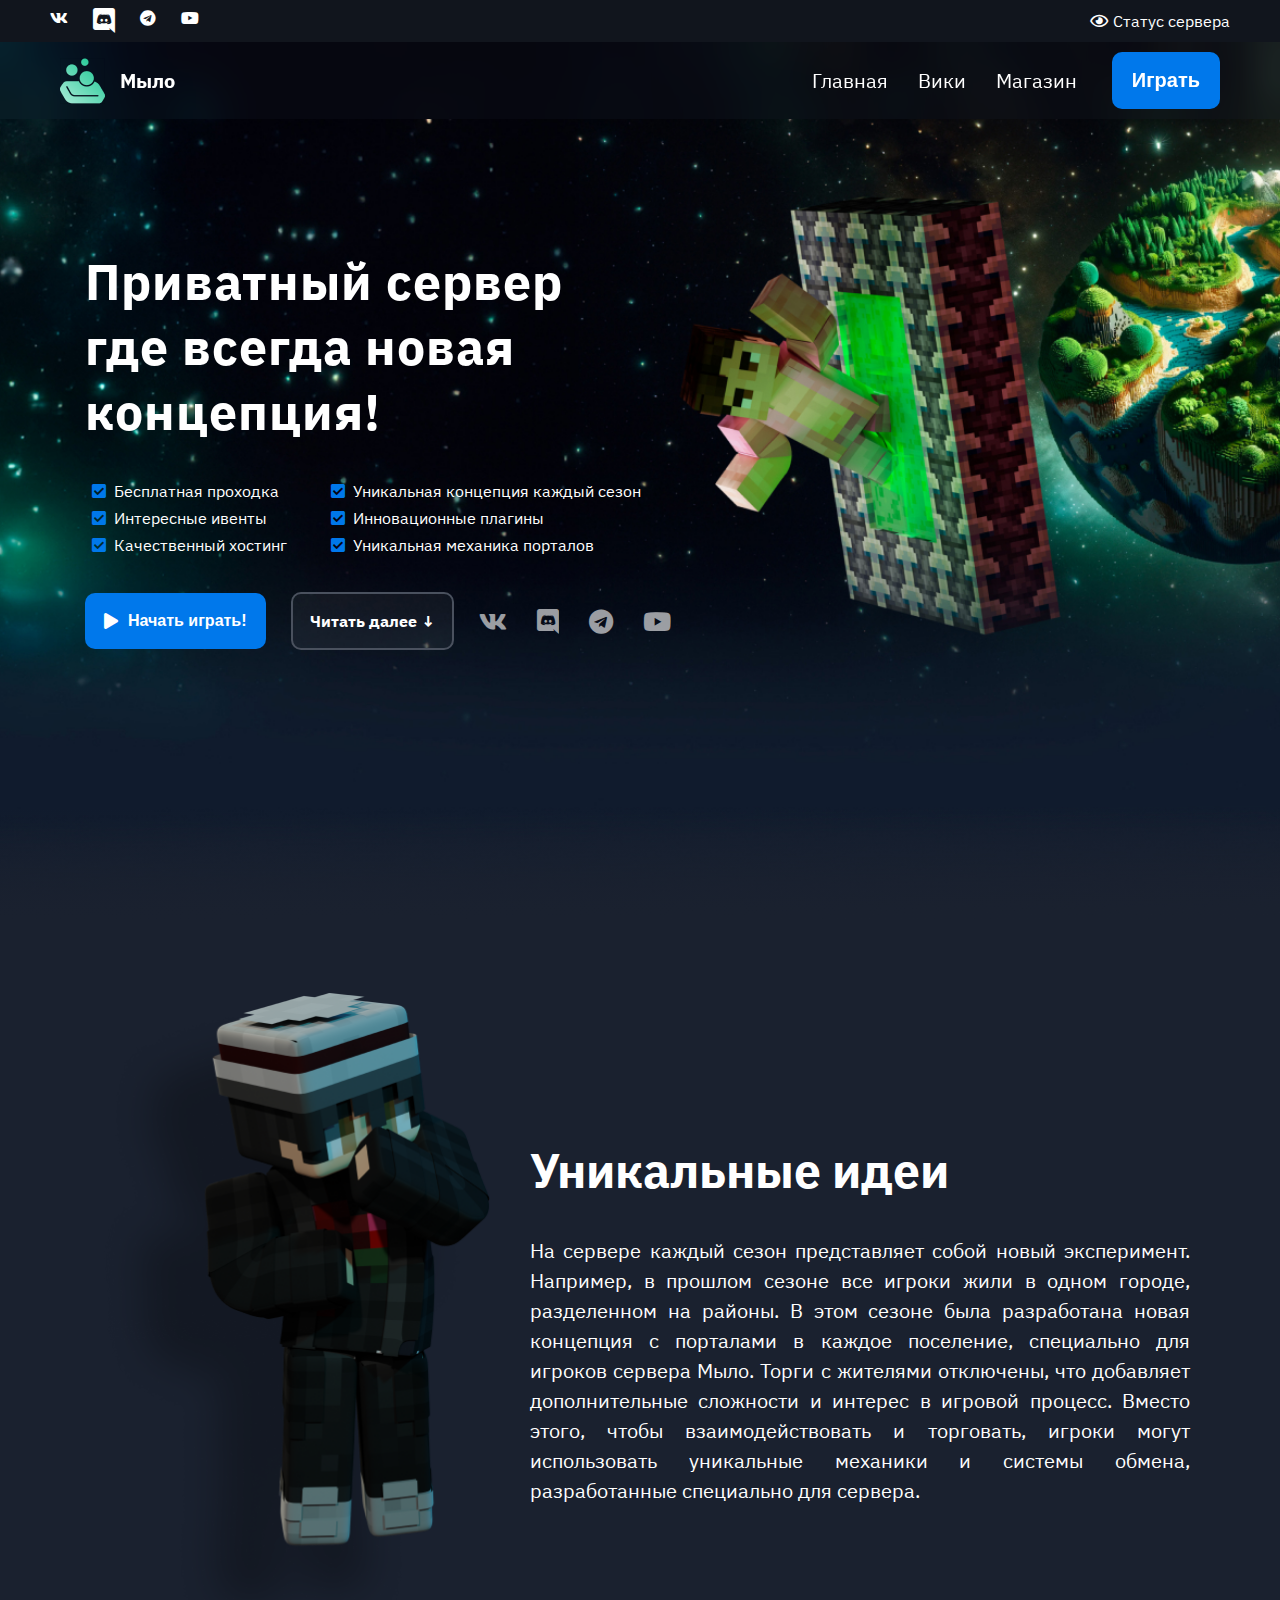
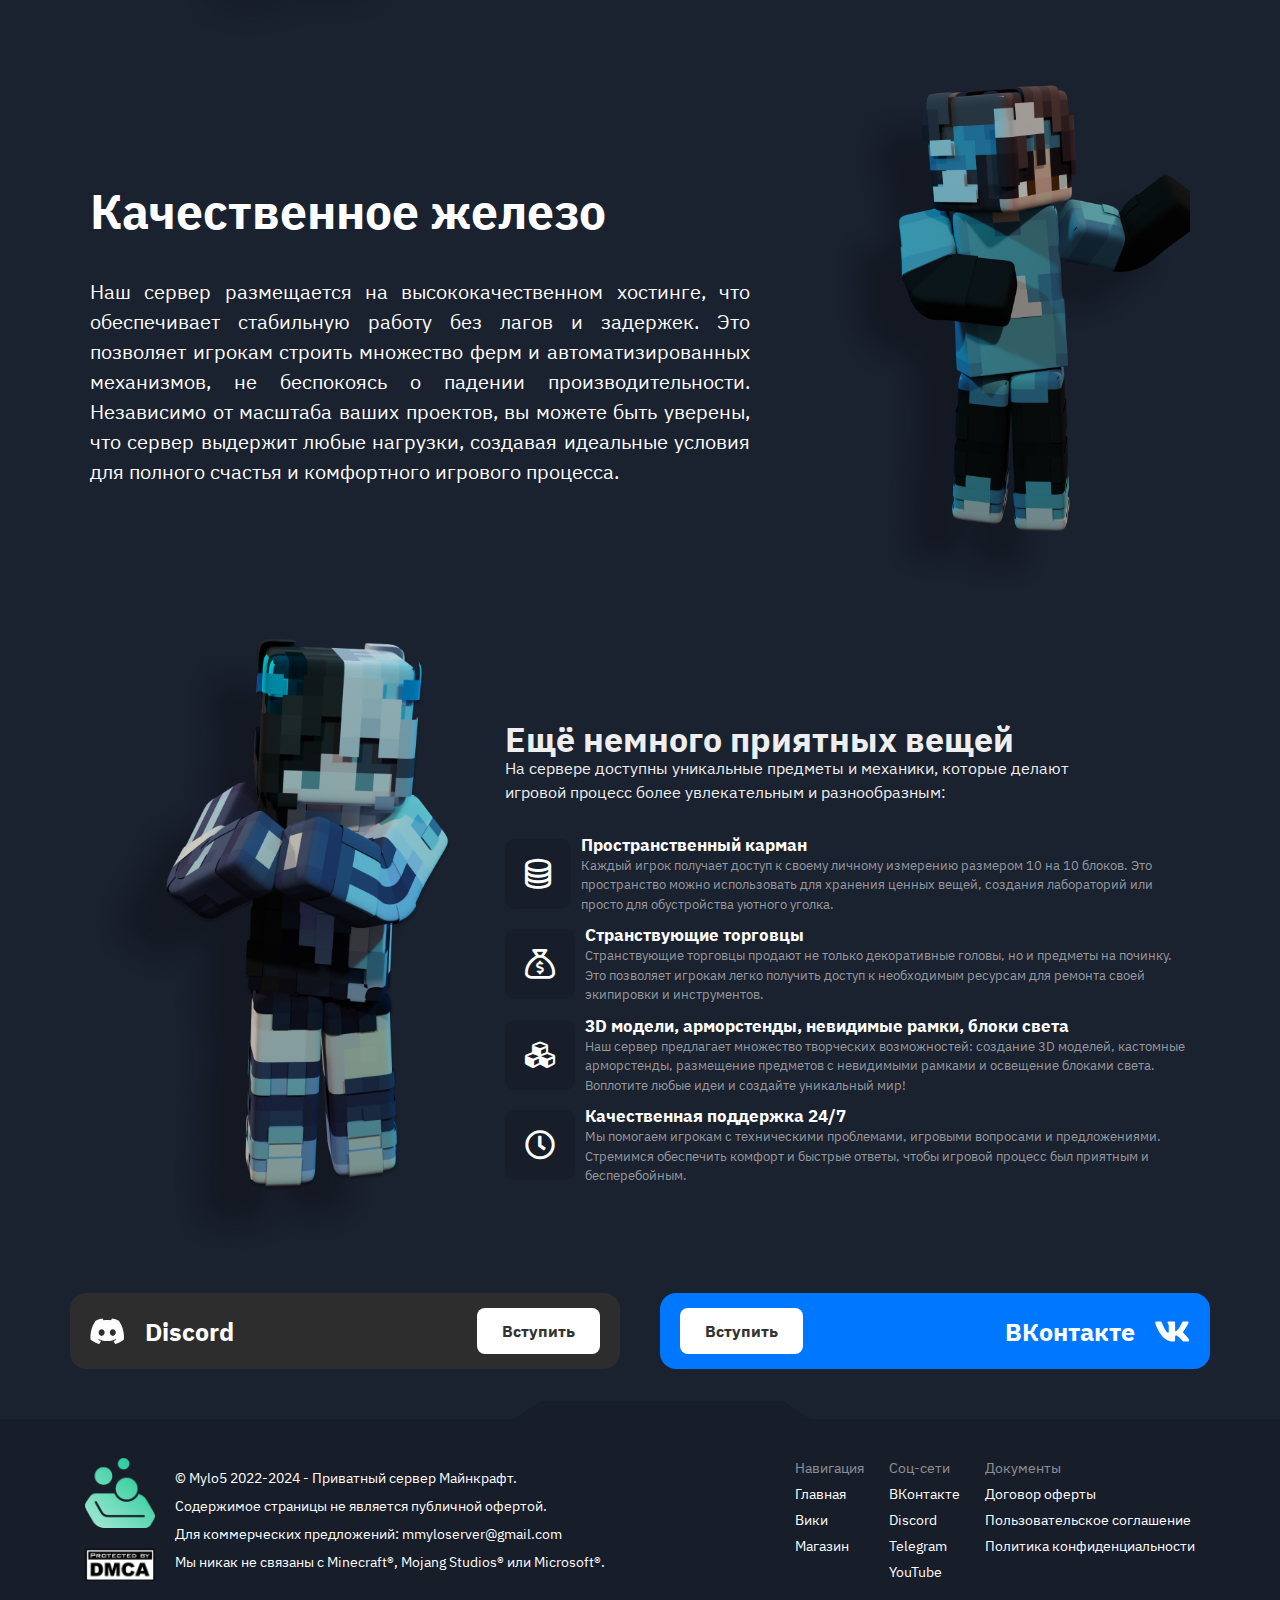
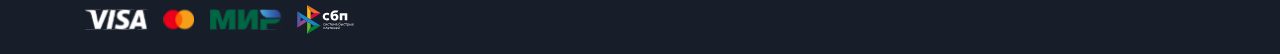
<file: index.html>
<!DOCTYPE html>
<html lang="ru">
	<head>
		<meta charset="UTF-8" />
		<meta name="viewport" content="width=device-width, initial-scale=1.0" />
		<title>Мыло - Приватный сервер Майнкрафт</title>
		<link rel="icon" href="./Favicon.png" sizes="75X75" type="image/png" />
		<link
			rel="stylesheet"
			href="https://cdnjs.cloudflare.com/ajax/libs/font-awesome/5.15.4/css/all.min.css"
		/>
		<link rel="stylesheet" href="./css/all.min.css" />
		<link rel="stylesheet" href="./css/style.css" />
		<link rel="stylesheet" href="./css/media.css" />
	</head>
	<body>
		<div class="top">
			<div class="top__icons">
				<a target="_blank" href="https://vk.com/mylo_original" class="top__link"
					><i class="fab fa-vk"></i
				></a>
				<a target="_blank" href="https://discord.gg/mylo" class="top__link"
					><i class="fab fa-discord"></i
				></a>
				<a target="_blank" href="https://t.me/Mylojh" class="top__link"
					><i class="fab fa-telegram"></i
				></a>
				<a
					target="_blank"
					href="https://www.youtube.com/@Mylozh"
					class="top__link"
					><i class="fab fa-youtube"></i
				></a>
			</div>
			<a href="" onclick="alert(`В разработке`)" class="top__status">
				<i class="far fa-eye"></i>
				<span>Статус cервера</span>
			</a>
		</div>
		<header class="header">
			<nav class="header__nav" id="myHeader">
				<a href="" class="nav__logo"
					><img src="./imgs/HeaderLogo.png" alt="" class="nav__img" /><span
						>Мыло</span
					></a
				>
				<button class="burger"><i class="fas fa-bars"></i></button>
				<ul class="nav__menu">
					<li><a href="" class="nav__link">Главная</a></li>
					<li><a href="./wiki" class="nav__link">Вики</a></li>
					<li>
						<a href="" onclick="alert(`В разработке`)" class="nav__link"
							>Магазин</a
						>
					</li>
					<button class="nav__play">Играть</button>
				</ul>
			</nav>
			<div class="container header__content">
				<h1 class="header__title">
					Приватный сервер где всегда новая концепция!
				</h1>
				<div class="header__two">
					<ul class="header__list">
						<li class="header__text">Бесплатная проходка</li>
						<li class="header__text">Интересные ивенты</li>
						<li class="header__text">Качественный хостинг</li>
					</ul>
					<ul class="header__list">
						<li class="header__text">Уникальная концепция каждый сезон</li>
						<li class="header__text">Инновационные плагины</li>
						<li class="header__text">Уникальная механика порталов</li>
					</ul>
				</div>
				<div class="header__links">
					<button class="header__play">
						<i class="fas fa-play"></i>Начать играть!
					</button>
					<a href="#main__read" class="header__read">Читать далее ↓</a>
					<div class="header__icons">
						<a
							target="_blank"
							href="https://vk.com/mylo_original"
							class="header__link"
							><i class="fab fa-vk"></i
						></a>
						<a
							target="_blank"
							href="https://discord.gg/mylo"
							class="header__link"
							><i class="fab fa-discord"></i
						></a>
						<a target="_blank" href="https://t.me/Mylojh" class="header__link"
							><i class="fab fa-telegram"></i
						></a>
						<a
							target="_blank"
							href="https://www.youtube.com/@Mylozh"
							class="header__link"
							><i class="fab fa-youtube"></i
						></a>
					</div>
				</div>
			</div>
			<div class="header__gradient"></div>
		</header>
		<main class="main container" id="main__read">
			<section class="main__section">
				<img
					class="main__img"
					src="./imgs/FirstPlayer.png"
					alt="First Player"
				/>
				<div class="main__content">
					<h2 class="main__title">Уникальные идеи</h2>
					<p class="main__desc">
						На сервере каждый сезон представляет собой новый эксперимент.
						Например, в прошлом сезоне все игроки жили в одном городе,
						разделенном на районы. В этом сезоне была разработана новая
						концепция с порталами в каждое поселение, специально для игроков
						сервера Мыло. Торги с жителями отключены, что добавляет
						дополнительные сложности и интерес в игровой процесс. Вместо этого,
						чтобы взаимодействовать и торговать, игроки могут использовать
						уникальные механики и системы обмена, разработанные специально для
						сервера.
					</p>
				</div>
			</section>
			<section class="main__section">
				<div class="main__content">
					<h2 class="main__title">Качественное железо</h2>
					<p class="main__desc">
						Наш сервер размещается на высококачественном хостинге, что
						обеспечивает стабильную работу без лагов и задержек. Это позволяет
						игрокам строить множество ферм и автоматизированных механизмов, не
						беспокоясь о падении производительности. Независимо от масштаба
						ваших проектов, вы можете быть уверены, что сервер выдержит любые
						нагрузки, создавая идеальные условия для полного счастья и
						комфортного игрового процесса.
					</p>
				</div>
				<img
					class="main__img"
					src="./imgs/SecondPlayer.png"
					alt="Second Player"
				/>
			</section>
			<section class="details">
				<img
					class="main__img"
					src="./imgs/ThirdPlayer.png"
					alt="Third Player"
				/>
				<div class="details__content container">
					<div class="details__texts">
						<h2 class="details__title">Ещё немного приятных вещей</h2>
						<p class="details__desc">
							На сервере доступны уникальные предметы и механики, которые делают
							игровой процесс более увлекательным и разнообразным:
						</p>
					</div>
					<ul class="details__items">
						<li class="details__item">
							<i class="far fa-database"></i>
							<div class="item__texts">
								<h3 class="items__title">Пространственный карман</h3>
								<p class="items__desc">
									Каждый игрок получает доступ к своему личному измерению
									размером 10 на 10 блоков. Это пространство можно использовать
									для хранения ценных вещей, создания лабораторий или просто для
									обустройства уютного уголка.
								</p>
							</div>
						</li>
						<li class="details__item">
							<i class="far fa-sack-dollar"></i>
							<div class="item__texts">
								<h3 class="items__title">Странствующие торговцы</h3>
								<p class="items__desc">
									Странствующие торговцы продают не только декоративные головы,
									но и предметы на починку. Это позволяет игрокам легко получить
									доступ к необходимым ресурсам для ремонта своей экипировки и
									инструментов.
								</p>
							</div>
						</li>
						<li class="details__item">
							<i class="fas fa-cubes"></i>
							<div class="item__texts">
								<h3 class="items__title">
									3D модели, арморстенды, невидимые рамки, блоки света
								</h3>
								<p class="items__desc">
									Наш сервер предлагает множество творческих возможностей:
									создание 3D моделей, кастомные арморстенды, размещение
									предметов с невидимыми рамками и освещение блоками света.
									Воплотите любые идеи и создайте уникальный мир!
								</p>
							</div>
						</li>
						<li class="details__item">
							<i class="far fa-clock"></i>
							<div class="item__texts">
								<h3 class="items__title">Качественная поддержка 24/7</h3>
								<p class="items__desc">
									Мы помогаем игрокам с техническими проблемами, игровыми
									вопросами и предложениями. Стремимся обеспечить комфорт и
									быстрые ответы, чтобы игровой процесс был приятным и
									бесперебойным.
								</p>
							</div>
						</li>
					</ul>
				</div>
			</section>
			<div class="links">
				<div class="links__content">
					<div class="links__logo">
						<img src="./imgs/Discord.svg" alt="" class="links__icon" />
						<p class="links__desc">Discord</p>
					</div>
					<a href="https://discord.gg/mylo" target="_blank" class="links__btn"
						>Вступить</a
					>
				</div>
				<div class="links__content">
					<div class="links__logo">
						<img src="./imgs/VK.svg" alt="" class="links__icon" />
						<p class="links__desc">ВКонтакте</p>
					</div>
					<a
						href="https://vk.com/mylo_original"
						target="_blank"
						class="links__btn"
						>Вступить</a
					>
				</div>
			</div>
		</main>
		<footer class="footer">
			<div class="footer__folder"></div>
			<div class="container">
				<div class="footer__content">
					<div class="footer__docs">
						<img class="footer__logo" src="./imgs/footerLogo.png" alt="" />
						<div class="footer__desc">
							<p class="footer__text">
								© Mylo5 2022-2024 - Приватный сервер Майнкрафт.
							</p>
							<p class="footer__text">
								Содержимое страницы не является публичной офертой.
							</p>
							<p class="footer__text">
								Для коммерческих предложений: mmyloserver@gmail.com
							</p>
							<p class="footer__text">
								Мы никак не связаны с Minecraft®, Mojang Studios® или
								Microsoft®.
							</p>
						</div>
					</div>
					<div class="footer__menu">
						<div class="footer__nav">
							<p class="footer__title">Навигация</p>
							<ul class="">
								<li><a href="" class="footer__link">Главная</a></li>
								<li><a href="./wiki" class="footer__link">Вики</a></li>
								<li>
									<a
										href=""
										onclick="alert(`В разработке`)"
										class="footer__link"
										>Магазин</a
									>
								</li>
							</ul>
						</div>
						<div class="footer__nav">
							<p class="footer__title">Соц-сети</p>
							<ul class="">
								<li>
									<a href="https://vk.com/mylo_original" class="footer__link"
										>ВКонтакте</a
									>
								</li>
								<li>
									<a href="https://discord.gg/mylo" class="footer__link"
										>Discord</a
									>
								</li>
								<li>
									<a href="https://t.me/Mylojh" class="footer__link"
										>Telegram</a
									>
								</li>
								<li>
									<a href="https://www.youtube.com/@Mylozh" class="footer__link"
										>YouTube</a
									>
								</li>
							</ul>
						</div>
						<div class="footer__nav">
							<p class="footer__title">Документы</p>
							<ul class="">
								<li>
									<a
										href=""
										onclick="alert(`В разработке`)"
										class="footer__link"
										>Договор оферты</a
									>
								</li>
								<li>
									<a
										href=""
										onclick="alert(`В разработке`)"
										class="footer__link"
										>Пользовательское соглашение</a
									>
								</li>
								<li>
									<a
										href=""
										onclick="alert(`В разработке`)"
										class="footer__link"
										>Политика конфиденциальности</a
									>
								</li>
							</ul>
						</div>
					</div>
				</div>
				<div class="footer__icons">
					<img src="./imgs/visa.svg" alt="" />
					<img src="./imgs/master.svg" alt="" />
					<img src="./imgs/mir.svg" alt="" />
					<img src="./imgs/СБП.svg" alt="" />
				</div>
			</div>
		</footer>
		<section class="ticket">
			<div class="ticket__content container">
				<img src="./imgs/TicketDecor.png" alt="" class="ticket__decor" />
				<i class="far fa-times ticket__close"></i>
				<div>
					<h1 class="ticket__title">Как попасть на сервер?</h1>
					<div class="ticket__texts">
						<h2 class="ticket__desc">
							Зайти в
							<a href="https://discord.gg/mylo" target="_blank">дискорд</a>
						</h2>
						<img
							src="./imgs/Arrow 1 (Stroke).svg"
							class="ticket__arrow1"
							alt=""
						/>
					</div>
				</div>
				<div class="ticket__show">
					<h2 class="ticket__desc">Оставить заявку</h2>
					<img class="ticket__img" src="./imgs/DiscordTicket.svg" alt="" />
					<a href="https://discord.gg/mylo" target="_blank"
						><img class="ticket__showbtn" src="./imgs/Button.svg" alt=""
					/></a>
					<img src="./imgs/Arrow 2.svg" class="ticket__arrow2" alt="" />
				</div>
				<div class="ticket__last">
					<div class="ticket__link">
						<h2 class="ticket__lastText">
							Почему бы не попробовать просто зайти в наш
						</h2>
						<div class="discord">
							<div class="discord__logo">
								<img class="discord__icon" src="./imgs/Discord.svg" alt="" />
								<span>Discord</span>
							</div>
							<a
								href="https://discord.gg/mylo"
								class="discord__link"
								target="_blank"
								>Вступить</a
							>
						</div>
					</div>
					<div class="ticket__why">
						<h2 class="ticket__whyTitle">
							Вход бесплатный <br />
							Так что...
						</h2>
						<img src="./imgs/Arrow 3.svg" class="ticket__arrow3" alt="" />
					</div>
				</div>
			</div>
		</section>
		<!-- Google tag (gtag.js) -->
		<script
			async
			src="https://www.googletagmanager.com/gtag/js?id=G-0HSKECF2LH"
		></script>
		<script>
			window.dataLayer = window.dataLayer || []
			function gtag() {
				dataLayer.push(arguments)
			}
			gtag('js', new Date())

			gtag('config', 'G-0HSKECF2LH')
		</script>
		<script src="script.js"></script>
	</body>
</html>
</file>
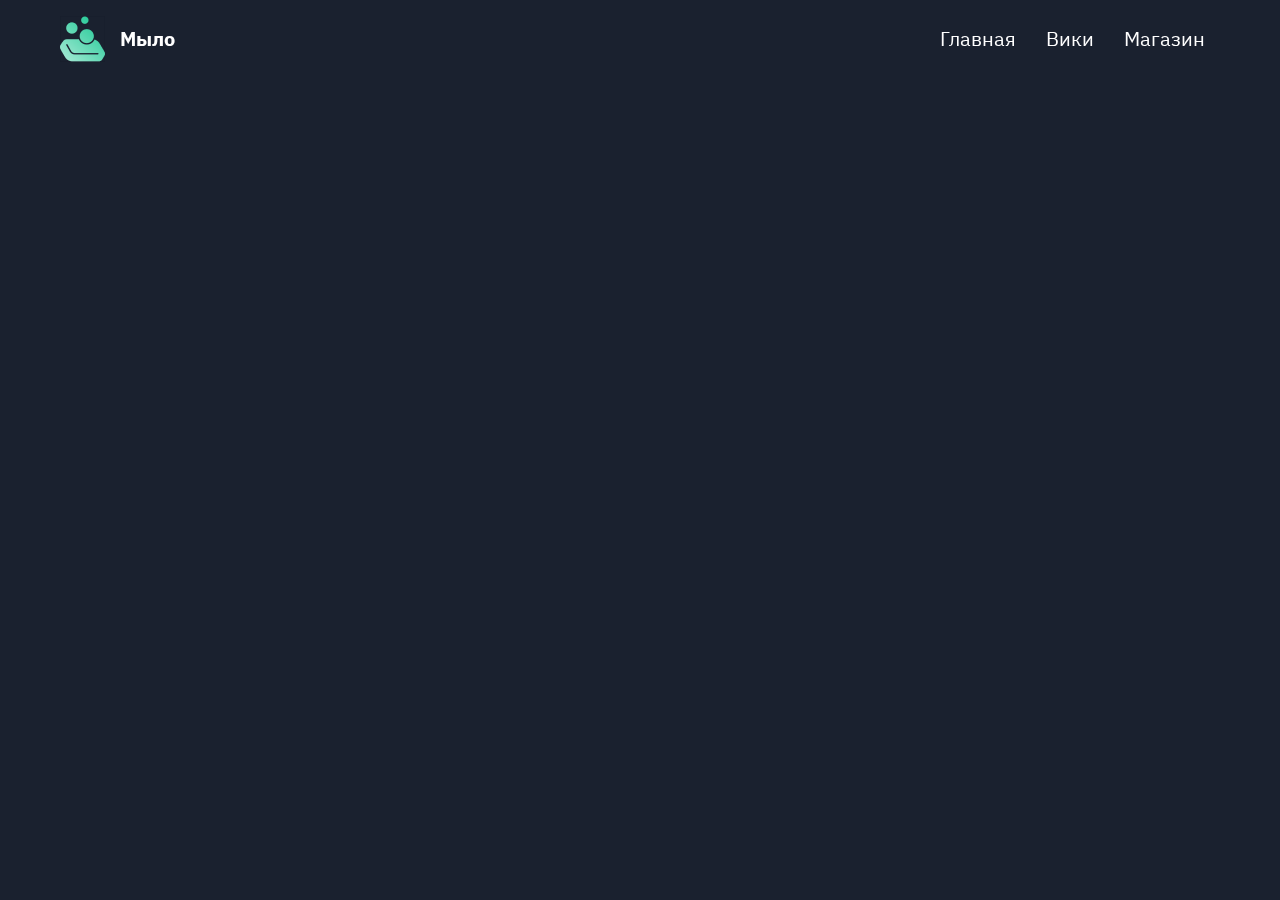
<file: wiki.html>
<!DOCTYPE html>
<html lang="ru">
	<head>
		<meta charset="UTF-8" />
		<meta name="viewport" content="width=device-width, initial-scale=1.0" />
		<title>Фрейм с сайтом</title>
		<link
			rel="stylesheet"
			href="https://cdnjs.cloudflare.com/ajax/libs/font-awesome/5.15.4/css/all.min.css"
		/>
		<link rel="stylesheet" href="./css/all.min.css" />
		<link rel="stylesheet" href="./css/style.css" />
		<link rel="stylesheet" href="./css/media.css" />
		<link rel="stylesheet" href="./css/wiki.css" />
	</head>
	<body>
		<nav class="header__nav" id="myHeader">
			<a href="" class="nav__logo"
				><img src="./imgs/HeaderLogo.png" alt="" class="nav__img" /><span
					>Мыло</span
				></a
			>
			<button class="burger"><i class="fas fa-bars"></i></button>
			<ul class="nav__menu">
				<li><a href="" class="nav__link">Главная</a></li>
				<li><a href="./wiki" class="nav__link">Вики</a></li>
				<li>
					<a href="" onclick="alert(`В разработке`)" class="nav__link"
						>Магазин</a
					>
				</li>
			</ul>
		</nav>
		<iframe
			src="https://mylo-privatnyi-server-mainkraft.gitbook.io/untitled#koncepciya-5go-sezona"
			width="100%"
			height="100%"
			frameborder="0"
		>
			Ваш браузер не поддерживает фреймы.
		</iframe>
		<section class="ticket">
			<div class="ticket__content container">
				<img src="./imgs/TicketDecor.png" alt="" class="ticket__decor" />
				<i class="far fa-times ticket__close"></i>
				<div>
					<h1 class="ticket__title">Как попасть на сервер?</h1>
					<div class="ticket__texts">
						<h2 class="ticket__desc">
							Зайти в
							<a href="https://discord.gg/mylo" target="_blank">дискорд</a>
						</h2>
						<img
							src="./imgs/Arrow 1 (Stroke).svg"
							class="ticket__arrow1"
							alt=""
						/>
					</div>
				</div>
				<div class="ticket__show">
					<h2 class="ticket__desc">Оставить заявку</h2>
					<img class="ticket__img" src="./imgs/DiscordTicket.svg" alt="" />
					<a href="https://discord.gg/mylo" target="_blank"
						><img class="ticket__showbtn" src="./imgs/Button.svg" alt=""
					/></a>
					<img src="./imgs/Arrow 2.svg" class="ticket__arrow2" alt="" />
				</div>
				<div class="ticket__last">
					<div class="ticket__link">
						<h2 class="ticket__lastText">
							Почему бы не попробовать просто зайти в наш
						</h2>
						<div class="discord">
							<div class="discord__logo">
								<img class="discord__icon" src="./imgs/Discord.svg" alt="" />
								<span>Discord</span>
							</div>
							<a
								href="https://discord.gg/mylo"
								class="discord__link"
								target="_blank"
								>Вступить</a
							>
						</div>
					</div>
					<div class="ticket__why">
						<h2 class="ticket__whyTitle">
							Вход бесплатный <br />
							Так что...
						</h2>
						<img src="./imgs/Arrow 3.svg" class="ticket__arrow3" alt="" />
					</div>
				</div>
			</div>
		</section>
		<!-- Google tag (gtag.js) -->
		<script
			async
			src="https://www.googletagmanager.com/gtag/js?id=G-0HSKECF2LH"
		></script>
		<script>
			window.dataLayer = window.dataLayer || []
			function gtag() {
				dataLayer.push(arguments)
			}
			gtag('js', new Date())

			gtag('config', 'G-0HSKECF2LH')
		</script>
		<script src="script.js"></script>
	</body>
</html>
</file>
<file: css/style.css>
@import url(./font.css);
/* Root start */
:root {
	--body: #1a212f;
	--color: #fff;
	--link: #0078eb;
	--title: #040d1f;
}

html {
	scroll-behavior: smooth;
}

* {
	margin: 0;
	padding: 0;
	box-sizing: border-box;
	border: none;
	background: none;
	outline: none;
}

body {
	background: var(--body);
	font-family: 'IMB';
	color: var(--color);
}

::-webkit-scrollbar {
	width: 10px;
	height: 10px;
}

::-webkit-scrollbar-thumb {
	background: #0078eb;
	border-radius: 5px;
}

a {
	text-decoration: none;
	color: inherit;
}

ul {
	list-style: none;
}

.container {
	max-width: 1140px;
	width: 100%;
	padding: 0 15px;
	margin: 0 auto;
}

/* Top start*/

.top {
	width: 100%;
	padding: 8px 50px;
	display: flex;
	justify-content: space-between;
	background: #11151d;
	align-items: center;
}

.top__icons {
	display: flex;
	gap: 25px;
}

.top__link {
	transition: 0.5s;
}

.top__link:nth-of-type(1):hover {
	color: #0078eb;
}
.top__link:nth-of-type(2):hover {
	color: #7289da;
}
.top__link:nth-of-type(3):hover {
	color: #24a1de;
}
.top__link:nth-of-type(4):hover {
	color: #ff0000;
}

.top__status {
	display: flex;
	align-items: center;
	gap: 5px;
}

/* Top end*/
/* ================================= */

/* Header Start */
.header {
	background: url(../imgs/header_bg.jpg) no-repeat center / cover;
	width: 100%;
	min-height: 100vh;
	position: relative;
	transition: all 0.5s ease;
	display: flex;
	flex-direction: column;
}

.header__gradient {
	position: absolute;
	bottom: 0;
	z-index: 1;
	height: 15vh;
	max-width: 100%;
	width: 100%;
	background: linear-gradient(180deg, rgba(27, 34, 48, 0) 0%, #1a212f 85.7%);
}


.header__nav {
	backdrop-filter: blur(20px);
	background: rgba(27, 34, 48, 0.18);
	padding: 10px 60px;
	display: flex;
	gap: 30px;
	justify-content: space-between;
	align-items: center;
	width: 100%;
	z-index: 55;
	transition: 0.5s;
}

.nav__logo {
	display: flex;
	align-items: center;
	gap: 15px;
}

.nav__logo span {
	font-weight: 700;
	font-size: 20px;
}

.nav__menu {
	display: flex;
	font-size: 20px;
}

.nav__link {
	position: relative;
	padding: 15px;
	display: inline-block;
}

.nav__link::after {
	display: flex;
	content: ' ';
	position: absolute;
	width: 0;
	bottom: 0;
	left: 50%;
	height: 2px;
	background: #fff;
	transition: 0.5s;
}

.nav__menu li:hover .nav__link::after {
	width: 100%;
	left: 0;
}

.nav__play {
	background: #0078eb;
	color: #fff;
	font-size: 20px;
	padding: 12px 20px;
	border-radius: 10px;
	margin-left: 20px;
	font-weight: 700;
	transition: 0.5s;
	cursor: pointer;
}

.nav__play:hover {
	background: #fff;
	color: #0078eb;
}

/* .header__nav {
	position: fixed;
	top: 42px;
	left: 0;
	width: 100%;
} */

.header__title {
	font-size: 50px;
	max-width: 500px;
	letter-spacing: 1px;
	margin-bottom: 30px;
}

.header__content {
	padding-top: 130px;
	height: 100%; /* Ensure it takes the full height of the header */
	display: block;
	width: 100%;
	z-index: 50;
}

.header__two {
	display: flex;
	gap: 30px;
}

.header__text {
	font-size: 16px;
	margin: 7px;
}

.header__text::before {
	content: '\f14a'; /* Unicode for the check-square icon */
	font-family: 'Font Awesome 5 Free'; /* Specify Font Awesome font family */
	font-weight: 900; /* Use 900 for solid icons, 400 for regular */
	margin-right: 8px; /* Optional: adjust spacing */
	color: #0078eb;
}

.header__links {
	display: flex;
	gap: 25px;
	align-items: center;
	margin-top: 30px;
}

.header__play {
	background: #0078eb;
	padding: 19px;
	font-size: 16px;
	color: #fff;
	border-radius: 10px;
	font-weight: 700;
	transition: 0.5s;
	display: flex;
	gap: 10px;
	align-items: center;
	cursor: pointer;
}

.header__play:hover {
	transform: scale(1.1);
}

.header__read {
	border: solid 2px #4a515e;
	padding: 17px;
	border-radius: 10px;
	font-weight: 700;
	transition: 0.5s;
	background: rgba(255, 255, 255, 0.05);
}

.header__read:hover {
	border: solid 2px #0078eb;
	background: rgba(0, 207, 254, 0.074);
}

.header__icons {
	font-size: 25px;
	display: flex;
	gap: 30px;
}

.header__link {
	transition: 0.5s;
	opacity: 0.6;
}

.header__link:nth-of-type(1):hover {
	color: #0078eb;
	opacity: 1;
	transform: scale(1.1);
}
.header__link:nth-of-type(2):hover {
	color: #7289da;
	opacity: 1;
	transform: scale(1.1);
}
.header__link:nth-of-type(3):hover {
	color: #24a1de;
	opacity: 1;
	transform: scale(1.1);
}
.header__link:nth-of-type(4):hover {
	color: #ff0000;
	opacity: 1;
	transform: scale(1.1);
}

.burger {
	padding: 5px 10px;
	color: #fff;
	background: #0078eb;
	outline: none;
	font-size: 25px;
	display: none;
}

/* Header end*/

/* ================================= */
/* Header start*/

.main {
	padding: 50px 0;
}

.main__section {
	display: flex;
	gap: 40px;
	padding: 0 20px;
}

.main__img {
	object-fit: cover;
	max-width: 400px;
	width: 100%;
	height: auto;
}

.main__content {
	display: flex;
	flex-direction: column;
	gap: 30px;
	justify-content: center;
	line-height: 1.5;
}

.main__title {
	font-size: 3rem;
	margin: 0;
}

.main__desc {
	font-size: 1.25rem;
	text-align: justify;
	margin: 0;
}

/* Header end*/
/* ================================= */
/* Details start*/

.details {
	display: flex;
	gap: 20px;
	align-items: center;
}

.details__texts {
	margin-bottom: 30px;
	max-width: 570px;
}

.details__title {
	font-weight: 700;
	font-size: 34px;
	line-height: 100%;
	color: #eee;
}

.details__desc {
	font-weight: 400;
	font-size: 16px;
	line-height: 150%;
	color: #eee;
}

.details__items {
	display: flex;
	flex-direction: column;
	gap: 10px;
}

.items__title {
	font-size: 17px;
}

.items__desc {
	font-weight: 400;
	font-size: 13px;
	line-height: 150%;
	color: #97999f;
}

.details__item {
	display: flex;
	align-items: center;
	justify-content: space-between;
	gap: 10px;
}

.details__item i {
	font-size: 30px;
	padding: 20px;
	background: #171d29;
	border-radius: 10px;
}

/* Details end*/
/* ================================= */
/* Ticket start*/

.ticket {
	transition: 0.5s;
	display: flex;
	align-items: center;
	justify-content: center;
	width: 100%;
	height: 100vh;
	background: rgba(0, 0, 0, 0.3);
	position: fixed;
	top: 0;
	left: 0;
	z-index: 100;
	transform: translateY(-200%);
	backdrop-filter: blur(10px);
}

.ticket__content {
	position: relative;
	background: #1b2230;
	max-width: 1200px;
	width: 100%;
	margin: auto;
	padding: 40px;
	z-index: 99;
	border-radius: 15px;
	outline: 5px solid #2de983;
	display: flex;
	flex-wrap: wrap;
}

.ticket__content .ticket__close {
	position: absolute;
	top: 10px;
	right: 15px;
	font-size: 30px;
	cursor: pointer;
}

.ticket__decor {
	position: absolute;
	top: 20px;
	right: 20px;
	max-width: 180px;
}

.ticket__title {
	font-size: 50px;
	margin-bottom: 20px;
}

.ticket__desc {
	font-size: 27px;
}

.ticket__desc a {
	color: #2de983;
	text-decoration: underline;
}

.ticket__texts {
	display: flex;
}

.ticket__arrow1 {
	padding-top: 25px;
	max-width: 350px;
	width: 100%;
	object-fit: cover;
}

.ticket__show {
	margin-top: 120px;
	position: relative;
}

.ticket__img {
	max-width: 430px;
	width: 100%;
}

.ticket__showbtn {
	position: absolute;
	bottom: 15px;
	left: 37px;
	max-width: 140px;
}

.ticket__arrow2 {
	position: absolute;
	left: 80px;
	bottom: -70px;
	max-width: 270px;
	z-index: -1;
}

.ticket__last {
	display: flex;
}

.discord {
	display: flex;
	justify-content: space-between;
	align-items: center;
	background: #2d2d2d;
	padding: 15px;
	max-width: 400px;
	border-radius: 16px;
}
.discord__logo {
	display: flex;
	align-items: center;
}

.discord__icon {
	font-size: 20px;
}

.discord span {
	margin-left: 15px;
	font-weight: 700;
	font-family: 'IMB';
	font-size: 20px;
}
.ticket__lastText {
	margin-top: 80px;
	font-size: 35px;
	max-width: 550px;
}

.fa-discord {
	font-size: 25px;
}

.discord__link {
	font-family: 'IMB';
	display: flex;
	align-items: center;
	font-size: 10px;
	font-weight: 700;
	padding: 15px 20px;
	color: #333333;
	background-color: #fff;
	text-transform: uppercase;
	border-radius: 10px;
}

.ticket__whyTitle {
	margin-top: 70px;
	font-size: 30px;
}

.ticket__arrow3 {
	position: absolute;
	bottom: 0;
	right: 100px;
	max-width: 350px;
}

.ticket__why {
	position: relative;
}

/* Ticket end*/
/* ================================= */
/* Links start*/

.links {
	display: flex;
	justify-content: space-evenly;
	gap: 40px;
}

.links__content {
	display: flex;
	justify-content: space-between;
	align-items: center;
	padding: 15px 20px;
	border-radius: 16px;
	width: 100%;
	background: #2d2d2d;
}

.links__content:nth-of-type(2) {
	background: #0077ff;
}

.links__content:nth-of-type(2) .links__btn {
	order: -1;
}

.links__content:nth-of-type(2) .links__desc {
	order: -1;
}

.links__logo {
	display: flex;
	gap: 20px;
}

.links__desc {
	display: flex;
	align-items: center;
}

.links__icon {
	max-width: 35px;
	width: 100%;
}

.links__btn {
	padding: 13px 25px;
	background: #fff;
	border-radius: 8px;
	color: #333333;
	font-weight: 700;
}

.links__desc {
	font-weight: 700;
	font-size: 25px;
}

/* Links end*/
/* ================================= */

/* Footer start*/

.footer {
	background: #171d29;
	padding-top: 36px;
	position: relative;
}

.footer__content {
	display: flex;
	justify-content: space-between;
	gap: 20px;
	align-items: center;
}

.footer__logo {
	max-width: 70px;
	width: 100%;
}

.footer__desc {
	display: flex;
	flex-direction: column;
	gap: 10px;
	font-size: 14px;
}

.footer__docs {
	display: flex;
	gap: 20px;
	align-items: center;
}

.footer__nav {
	font-size: 14px;
	display: flex;
	flex-direction: column;
	line-height: 26px;
}

.footer__title {
	opacity: 0.5;
}

.footer__icons {
	display: flex;
	gap: 15px;
	padding: 20px 0;
}

.footer__menu {
	display: flex;
	gap: 25px;
}

.footer__folder {
	width: 300px;
	height: 20px;
	position: absolute;
	top: -8%;
	left: 40%;
	display: flex;
	background: #171d29;
	overflow: hidden;
	clip-path: polygon(10% 0%, 90% 0%, 100% 100%, 0% 100%);
}

/* Footer end*/
/* ================================= */

/* Items start*/

/* Items end*/
/* ================================= */

.active {
	transform: scaleY(1);
	top: 50;
}

.activeTicket {
	transform: translate(0);
}

.sticky{
	position: fixed;
	top: 0;
}
</file>
<file: css/media.css>
/* Desktop breakpoint (1200px) */
@media (max-width: 1200px) {
	.container {
		max-width: 960px;
	}

	.main__content {
		gap: 20px;
	}
	.main__desc {
		font-size: 1.1rem;
	}
	.main__title {
		font-size: 2.3rem;
	}
	.main__img {
		max-width: 300px;
	}

	.ticket__arrow1,
	.ticket__arrow2,
	.ticket__arrow3 {
		display: none;
	}

	.ticket__title {
		font-size: 40px;
		margin-bottom: 0px;
	}

	.ticket__show {
		margin-top: 25px;
	}

	.ticket__lastText {
		display: none;
	}

	.ticket__last * {
		margin: 0;
	}

	.ticket__last {
		margin-top: 20px;
		gap: 20px;
	}

	.discord {
		width: 300px;
	}

	.links {
		margin-top: 20px;
	}
}

/* Tablet breakpoint (992px) */
@media (max-width: 992px) {
	.container {
		max-width: 720px;
	}
	.header__title {
		font-size: 45px;
	}
	.main__img {
		max-width: 250px;
	}
	.main__desc {
		font-size: 0.9rem;
	}

	.main__section {
		gap: 20px;
	}
	.links {
		flex-wrap: wrap;
	}

	.links__content:nth-of-type(2) .links__btn {
		order: 1;
	}

	.links__content:nth-of-type(2) .links__desc {
		order: 1;
	}

	.links{
		margin-top: 50px;
	}

	.details{
		margin-top: 20px;
	}

	.details .main__img{
		display: none;
	}

	.footer__content{
		flex-wrap: wrap;
		justify-content: center;
	}

	.footer__icons{
		justify-content: center;
	}
}

/* Mobile breakpoint (768px) */
@media (max-width: 768px) {
	.container {
		max-width: 540px;
	}
	.header__title {
		font-size: 30px;
		margin: 40px 0;
		max-width: 300px;
	}
	.header__content {
		padding-top: 70px;
	}
	.header__two {
		display: grid;
		grid-template-columns: auto;
		gap: 0;
		justify-content: space-between;
		margin-bottom: 50px;
	}
	.header__text {
		margin: 0;
		margin-top: 5px;
	}
	.header__icons {
		display: none;
	}
	.header__links {
		justify-content: space-evenly;
	}
	.header__play,
	.header__read {
		padding: 17px 30px;
	}
	.nav__link {
		padding: 15px;
		font-size: 15px;
	}
	.nav__play {
		font-size: 15px;
		padding: 10px 15px;
		display: flex;
		align-items: center;
	}
	.nav__img {
		max-width: 40px;
	}
	.header__gradient {
		height: 10vh;
	}
	.header__read {
		text-align: center;
	}
	.nav__logo span {
		font-size: 17px;
	}
	.header {
		min-height: 80vh;
	}

	.main__section {
		gap: 10px;
		padding: 0;
		text-align: left;
	}

	.main__img {
		display: none;
	}
	.main__title {
		font-size: 40px;
	}
	.main__desc {
		font-size: 25px;
	}

	.ticket__last {
		flex-wrap: wrap;
	}

	.details {
		margin-top: 50px;
	}

	.details__title {
		font-size: 30px;
	}

	.details__texts {
		text-align: center;
	}

	.details__desc {
		font-size: 14px;
	}

	.footer__folder{
		display: none;
	}
}

/* Mobile breakpoint (576px) */
@media (max-width: 576px) {
	.top {
		padding: 5px;
		font-size: 20px;
	}
	.top_icons {
		gap: 15px;
	}
	.nav__play {
		display: none;
	}
	.header__nav {
		justify-content: space-between;
		padding: 10px 30px;
	}
	.nav__menu {
		flex-direction: column;
		position: absolute;
		top: -45%;
		right: 0;
		transform: scaleY(0);
		transition: 0.5s;
		background: rgba(27, 34, 48, 0.7);
	}
	.burger {
		display: block;
	}
	.active {
		transform: scaleY(1);
		top: 100%;
	}
	.nav__link {
		width: 100%;
		font-size: 20px;
	}
	.header__play {
		gap: 20px;
	}
	.top {
		padding: 10px;
	}
	.header {
		display: flex;
		flex-direction: column;
		min-height: 50vh;
	}

	.main__title {
		text-align: center;
		font-size: 25px;
	}

	.main__desc {
		font-size: 17px;
		padding: 20px;
	}

	.main__content {
		gap: 5px;
	}

	.header__title{
		margin: 0;
		margin-bottom: 30px;
	}


	.header__gradient{
		height: 5vh;
	}

	.details__title{
		font-size: 25px;
		margin: 30px 0;
	}

	.header__two{
		margin-bottom: 30px;
	}

	.header__play, .header__read{
		padding: 15px 20px;
	}

	.details__desc{
		font-size: 15px;
	}

	.ticket__content {
		padding: 15px;
		max-width: 400px;
		width: 100%;
	}

	.ticket__img {
		max-width: 370px;
		width: 100%;
		object-fit: cover;
	}

	.links__desc{
		font-size: 20px;
	}

	.links__icon{
		max-width: 30px;
	} 
	
	.links__btn{
		font-size: 15px;
		padding: 10px;
	}

	.links__content{
		padding: 10px;
		width: 85%;
	}

	.footer__desc{
		font-size: 12px;
	}

	.footer__logo{
		max-width: 50px;
	}

	.footer__docs{
		gap: 10px;
	}
}
</file>
<file: css/wiki.css>
@import url(./font.css);
/* Root start */
:root {
	--body: #1a212f;
	--color: #fff;
	--link: #0078eb;
	--title: #040d1f;
}

html {
	scroll-behavior: smooth;
}

* {
	margin: 0;
	padding: 0;
	box-sizing: border-box;
	border: none;
	background: none;
	outline: none;
}

body {
	background: var(--body);
	font-family: 'IMB';
	color: var(--color);
}

::-webkit-scrollbar {
	width: 10px;
	height: 10px;
}

::-webkit-scrollbar-thumb {
	background: #0078eb;
	border-radius: 5px;
}

a {
	text-decoration: none;
	color: inherit;
}

ul {
	list-style: none;
}
</file>
